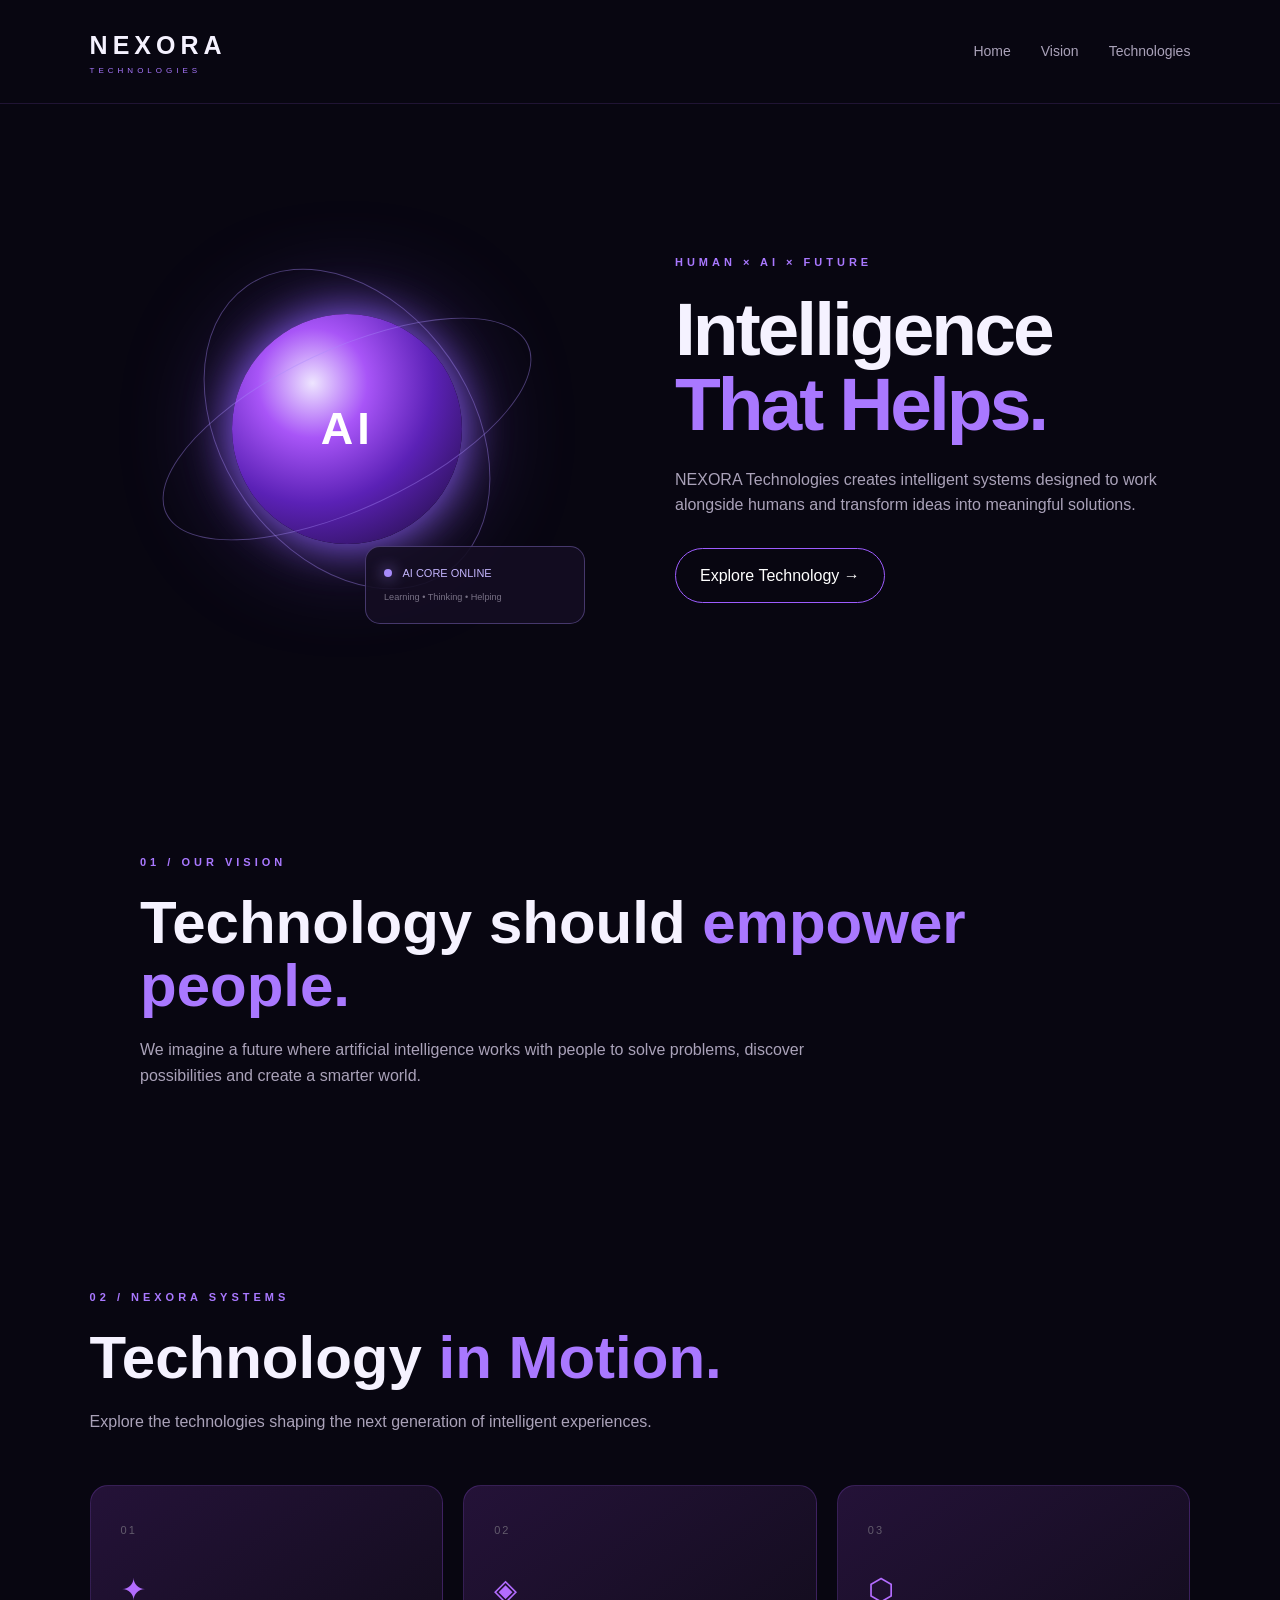
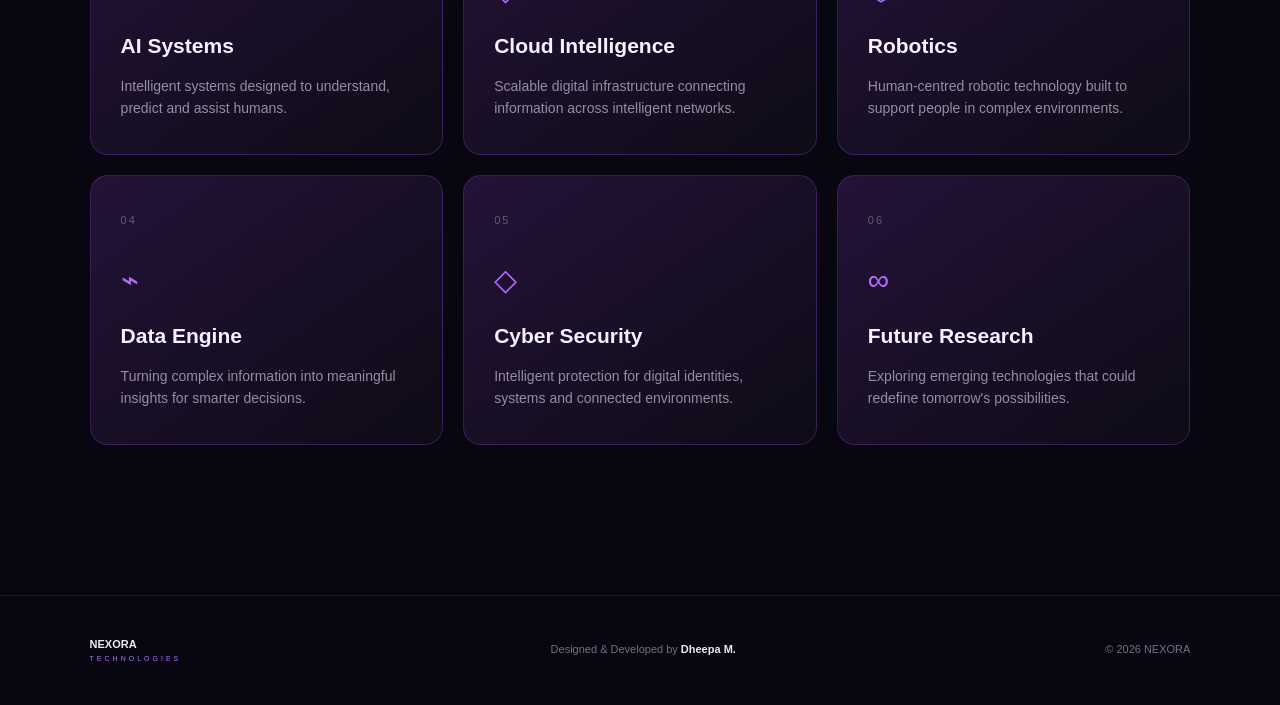
<file: Cognifyz_Internship/Task 3/index.html>
<!DOCTYPE html>
<html lang="en">
<head>
    <meta charset="UTF-8">
    <meta name="viewport" content="width=device-width, initial-scale=1.0">

    <title>NEXORA Technologies</title>

    <link rel="stylesheet" href="styles.css">
</head>

<body>

    <!-- Header -->
    <header class="header">

        <div class="logo">
            <h1>NEXORA</h1>
            <span>TECHNOLOGIES</span>
        </div>

        <nav>
            <a href="#home">Home</a>
            <a href="#vision">Vision</a>
            <a href="#technologies">Technologies</a>
        </nav>

    </header>


    <!-- Hero Section -->
    <section class="hero" id="home">

        <div class="hero-visual">

            <div class="ai-orb">
                <div class="core">AI</div>
            </div>

            <div class="orbit orbit-one"></div>
            <div class="orbit orbit-two"></div>

            <div class="status-card">
                <span class="status-dot"></span>
                AI CORE ONLINE
                <small>Learning • Thinking • Helping</small>
            </div>

        </div>


        <div class="hero-content">

            <p class="label">HUMAN × AI × FUTURE</p>

            <h2>
                Intelligence
                <span>That Helps.</span>
            </h2>

            <p>
                NEXORA Technologies creates intelligent systems
                designed to work alongside humans and transform
                ideas into meaningful solutions.
            </p>

            <a href="#technologies" class="button">
                Explore Technology →
            </a>

        </div>

    </section>


    <!-- Vision Section -->
    <section class="vision" id="vision">

        <p class="label">01 / OUR VISION</p>

        <h2>
            Technology should
            <span>empower people.</span>
        </h2>

        <p>
            We imagine a future where artificial intelligence
            works with people to solve problems, discover
            possibilities and create a smarter world.
        </p>

    </section>


    <!-- Technology Section -->
    <section class="technologies" id="technologies">

        <div class="heading">

            <p class="label">02 / NEXORA SYSTEMS</p>

            <h2>
                Technology
                <span>in Motion.</span>
            </h2>

            <p>
                Explore the technologies shaping the next
                generation of intelligent experiences.
            </p>

        </div>


        <div class="technology-grid">

            <div class="tech-card">
                <span class="number">01</span>
                <div class="icon">✦</div>

                <h3>AI Systems</h3>

                <p>
                    Intelligent systems designed to understand,
                    predict and assist humans.
                </p>
            </div>


            <div class="tech-card">
                <span class="number">02</span>
                <div class="icon">◈</div>

                <h3>Cloud Intelligence</h3>

                <p>
                    Scalable digital infrastructure connecting
                    information across intelligent networks.
                </p>
            </div>


            <div class="tech-card">
                <span class="number">03</span>
                <div class="icon">⬡</div>

                <h3>Robotics</h3>

                <p>
                    Human-centred robotic technology built to
                    support people in complex environments.
                </p>
            </div>


            <div class="tech-card">
                <span class="number">04</span>
                <div class="icon">⌁</div>

                <h3>Data Engine</h3>

                <p>
                    Turning complex information into meaningful
                    insights for smarter decisions.
                </p>
            </div>


            <div class="tech-card">
                <span class="number">05</span>
                <div class="icon">◇</div>

                <h3>Cyber Security</h3>

                <p>
                    Intelligent protection for digital identities,
                    systems and connected environments.
                </p>
            </div>


            <div class="tech-card">
                <span class="number">06</span>
                <div class="icon">∞</div>

                <h3>Future Research</h3>

                <p>
                    Exploring emerging technologies that could
                    redefine tomorrow's possibilities.
                </p>
            </div>

        </div>

    </section>


    <!-- Footer -->
    <footer>

        <div>
            <strong>NEXORA</strong>
            <small>TECHNOLOGIES</small>
        </div>

        <p>
            Designed & Developed by <strong>Dheepa M.</strong>
        </p>

        <p>
            © 2026 NEXORA
        </p>

    </footer>

</body>
</html>
</file>
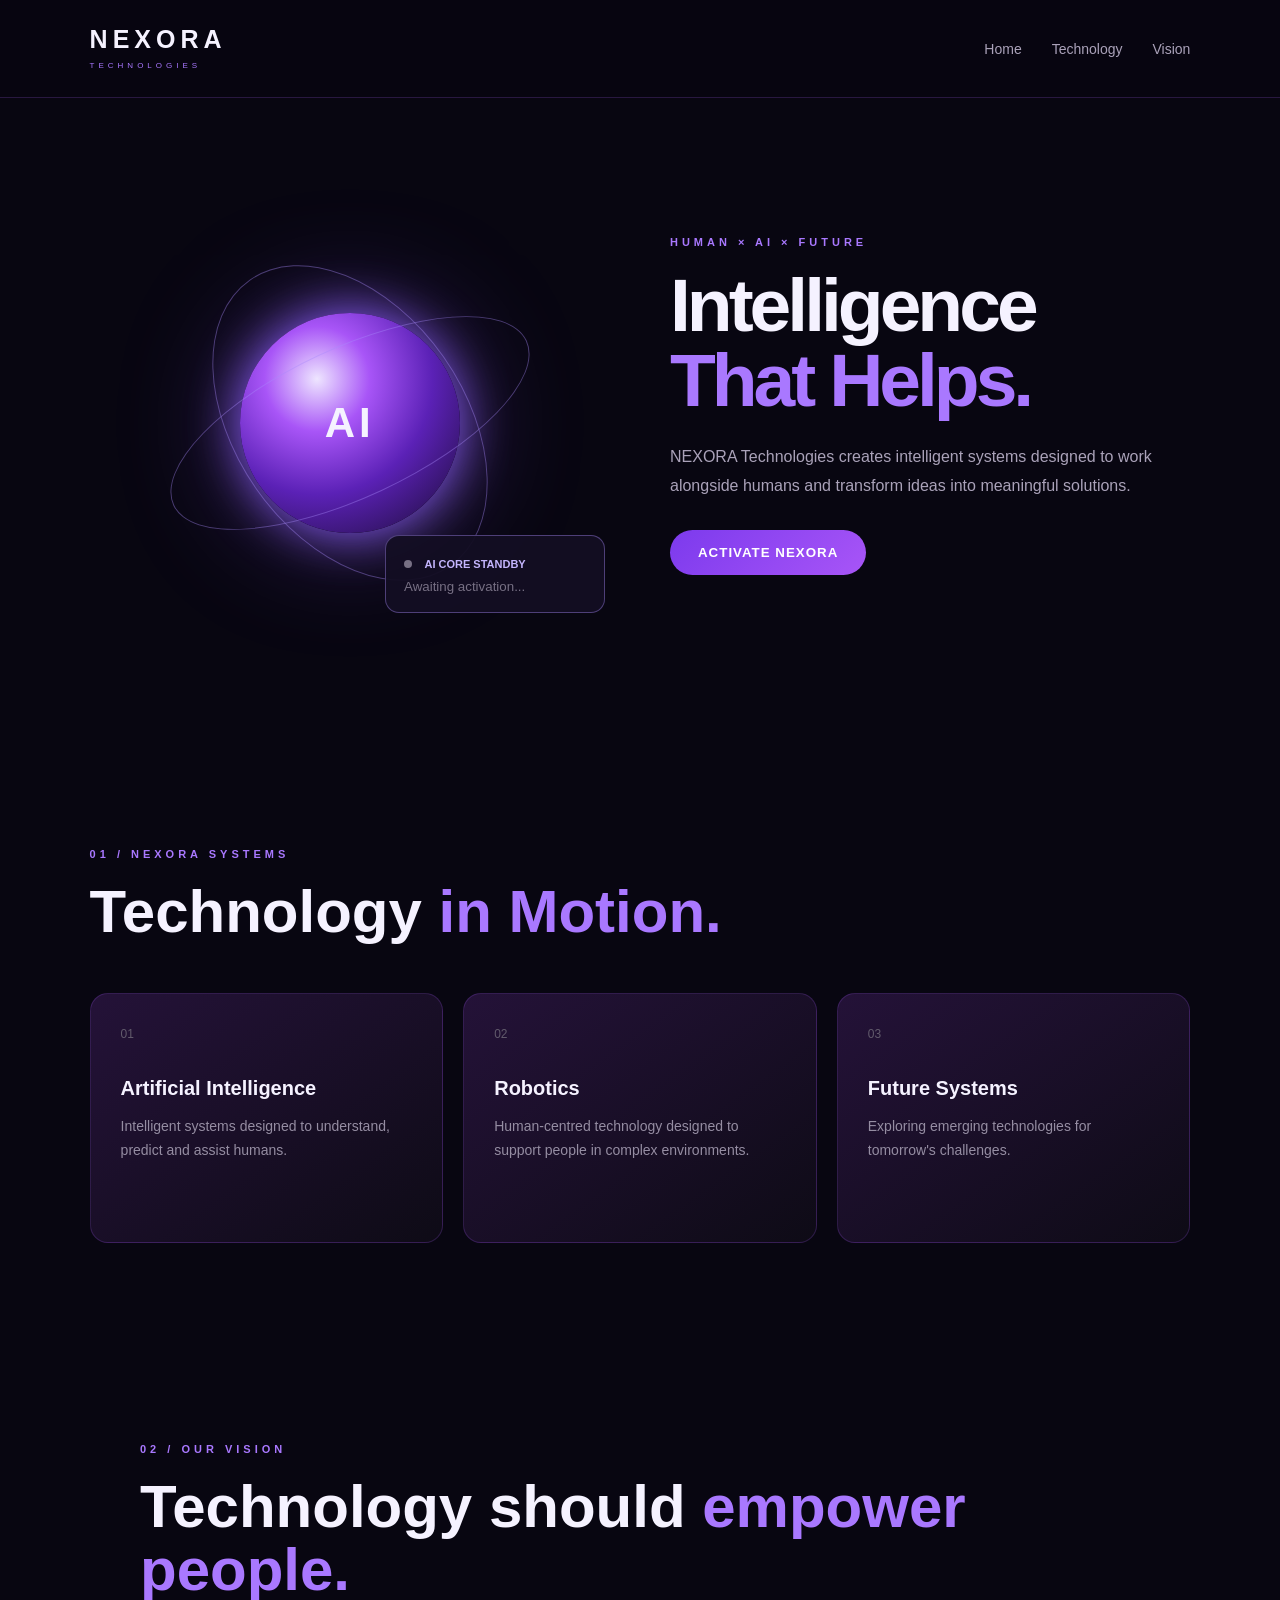
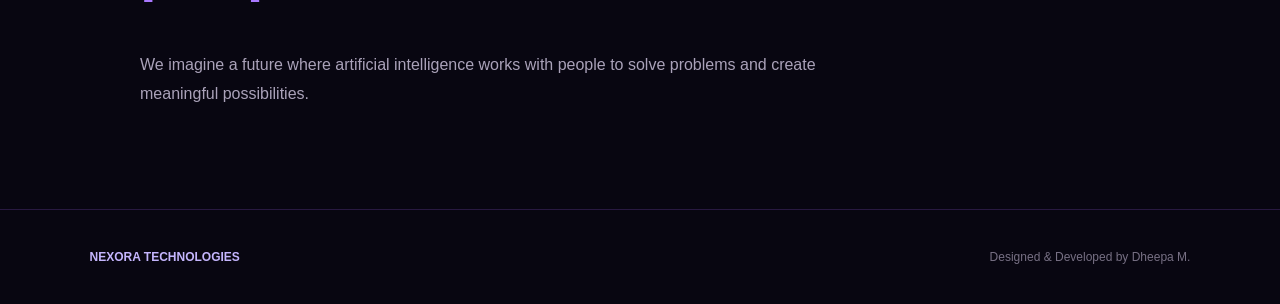
<file: Cognifyz_Internship/Task 4/index.html>
<!DOCTYPE html>
<html lang="en">

<head>
    <meta charset="UTF-8">
    <meta name="viewport" content="width=device-width, initial-scale=1.0">

    <title>NEXORA Technologies</title>

    <link rel="stylesheet" href="styles.css">
</head>

<body id="page">

    <!-- Header -->
    <header class="header">

        <div class="logo">
            <h1>NEXORA</h1>
            <span>TECHNOLOGIES</span>
        </div>

        <nav>
            <a href="#home">Home</a>
            <a href="#technology">Technology</a>
            <a href="#vision">Vision</a>
        </nav>

    </header>


    <!-- Hero -->
    <section class="hero" id="home">

        <div class="hero-visual">

            <div class="ai-orb">
                <span>AI</span>
            </div>

            <div class="orbit orbit-one"></div>
            <div class="orbit orbit-two"></div>

            <div class="status-card">
                <span class="dot"></span>
                <strong id="status">AI CORE STANDBY</strong>
                <small>Awaiting activation...</small>
            </div>

        </div>


        <div class="hero-content">

            <p class="label">HUMAN × AI × FUTURE</p>

            <h2>
                Intelligence
                <span>That Helps.</span>
            </h2>

            <p>
                NEXORA Technologies creates intelligent systems
                designed to work alongside humans and transform
                ideas into meaningful solutions.
            </p>

            <!-- TASK 4 INTERACTIVE BUTTON -->
            <button id="activateButton">
                ACTIVATE NEXORA
            </button>

            <p id="message"></p>

        </div>

    </section>


    <!-- Technology -->
    <section class="technology" id="technology">

        <p class="label">01 / NEXORA SYSTEMS</p>

        <h2>
            Technology
            <span>in Motion.</span>
        </h2>

        <div class="cards">

            <div class="card">
                <span>01</span>
                <h3>Artificial Intelligence</h3>
                <p>
                    Intelligent systems designed to understand,
                    predict and assist humans.
                </p>
            </div>

            <div class="card">
                <span>02</span>
                <h3>Robotics</h3>
                <p>
                    Human-centred technology designed to support
                    people in complex environments.
                </p>
            </div>

            <div class="card">
                <span>03</span>
                <h3>Future Systems</h3>
                <p>
                    Exploring emerging technologies for tomorrow's
                    challenges.
                </p>
            </div>

        </div>

    </section>


    <!-- Vision -->
    <section class="vision" id="vision">

        <p class="label">02 / OUR VISION</p>

        <h2>
            Technology should
            <span>empower people.</span>
        </h2>

        <p>
            We imagine a future where artificial intelligence
            works with people to solve problems and create
            meaningful possibilities.
        </p>

    </section>


    <footer>

        <strong>NEXORA TECHNOLOGIES</strong>

        <p>
            Designed & Developed by Dheepa M.
        </p>

    </footer>


    <!-- JavaScript -->
    <script src="script.js"></script>

</body>

</html>
</file>
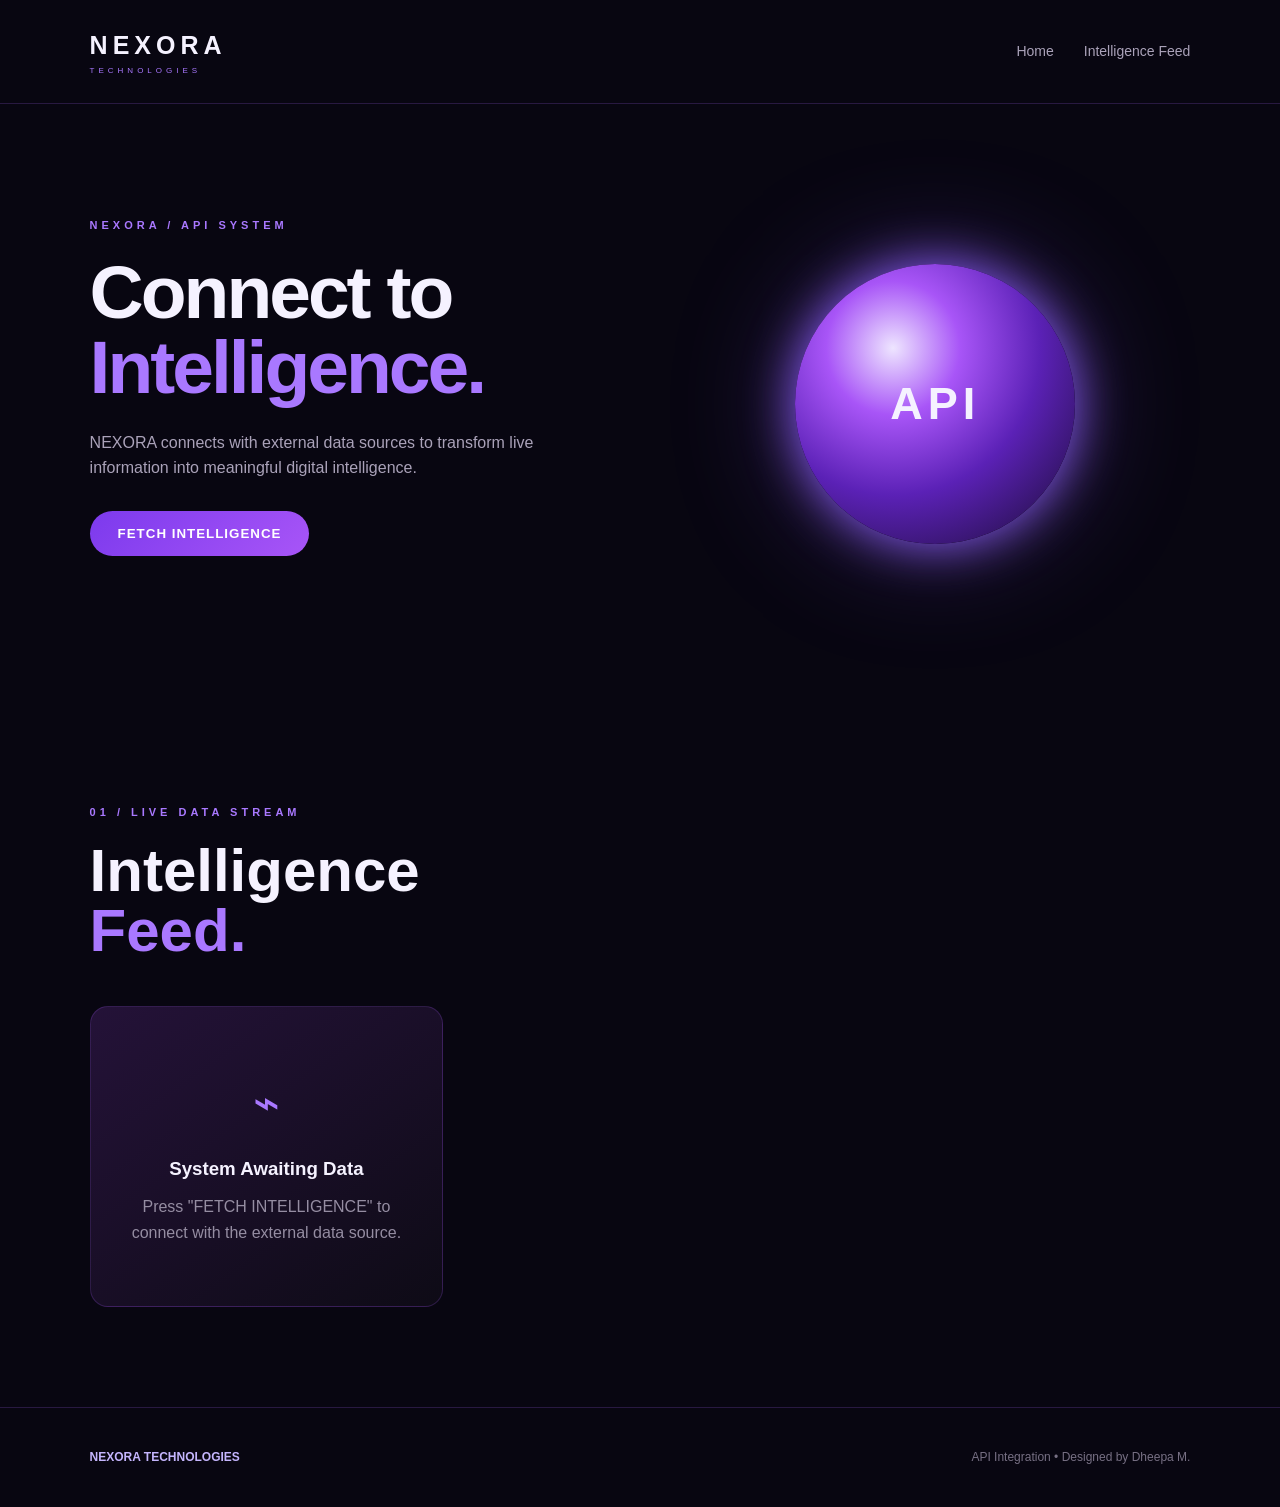
<file: Cognifyz_Internship/Task 5/index.html>
<!DOCTYPE html>
<html lang="en">

<head>
    <meta charset="UTF-8">
    <meta name="viewport" content="width=device-width, initial-scale=1.0">

    <title>NEXORA | Intelligence Feed</title>

    <link rel="stylesheet" href="styles.css">
</head>

<body>

    <!-- HEADER -->
    <header class="header">

        <div class="logo">
            <h1>NEXORA</h1>
            <span>TECHNOLOGIES</span>
        </div>

        <nav>
            <a href="#home">Home</a>
            <a href="#feed">Intelligence Feed</a>
        </nav>

    </header>


    <!-- HERO -->
    <section class="hero" id="home">

        <div class="hero-content">

            <p class="label">NEXORA / API SYSTEM</p>

            <h2>
                Connect to
                <span>Intelligence.</span>
            </h2>

            <p>
                NEXORA connects with external data sources to
                transform live information into meaningful
                digital intelligence.
            </p>

            <button id="fetchButton">
                FETCH INTELLIGENCE
            </button>

            <p id="loading"></p>

        </div>

        <div class="ai-orb">
            <div class="core">API</div>
        </div>

    </section>


    <!-- API DATA -->
    <section class="feed" id="feed">

        <p class="label">01 / LIVE DATA STREAM</p>

        <h2>
            Intelligence
            <span>Feed.</span>
        </h2>

        <div id="dataContainer" class="data-container">

            <div class="empty-state">
                <div class="empty-icon">⌁</div>

                <h3>System Awaiting Data</h3>

                <p>
                    Press "FETCH INTELLIGENCE" to connect
                    with the external data source.
                </p>
            </div>

        </div>

    </section>


    <!-- FOOTER -->
    <footer>

        <strong>NEXORA TECHNOLOGIES</strong>

        <p>
            API Integration • Designed by Dheepa M.
        </p>

    </footer>


    <script src="script.js"></script>

</body>

</html>
</file>
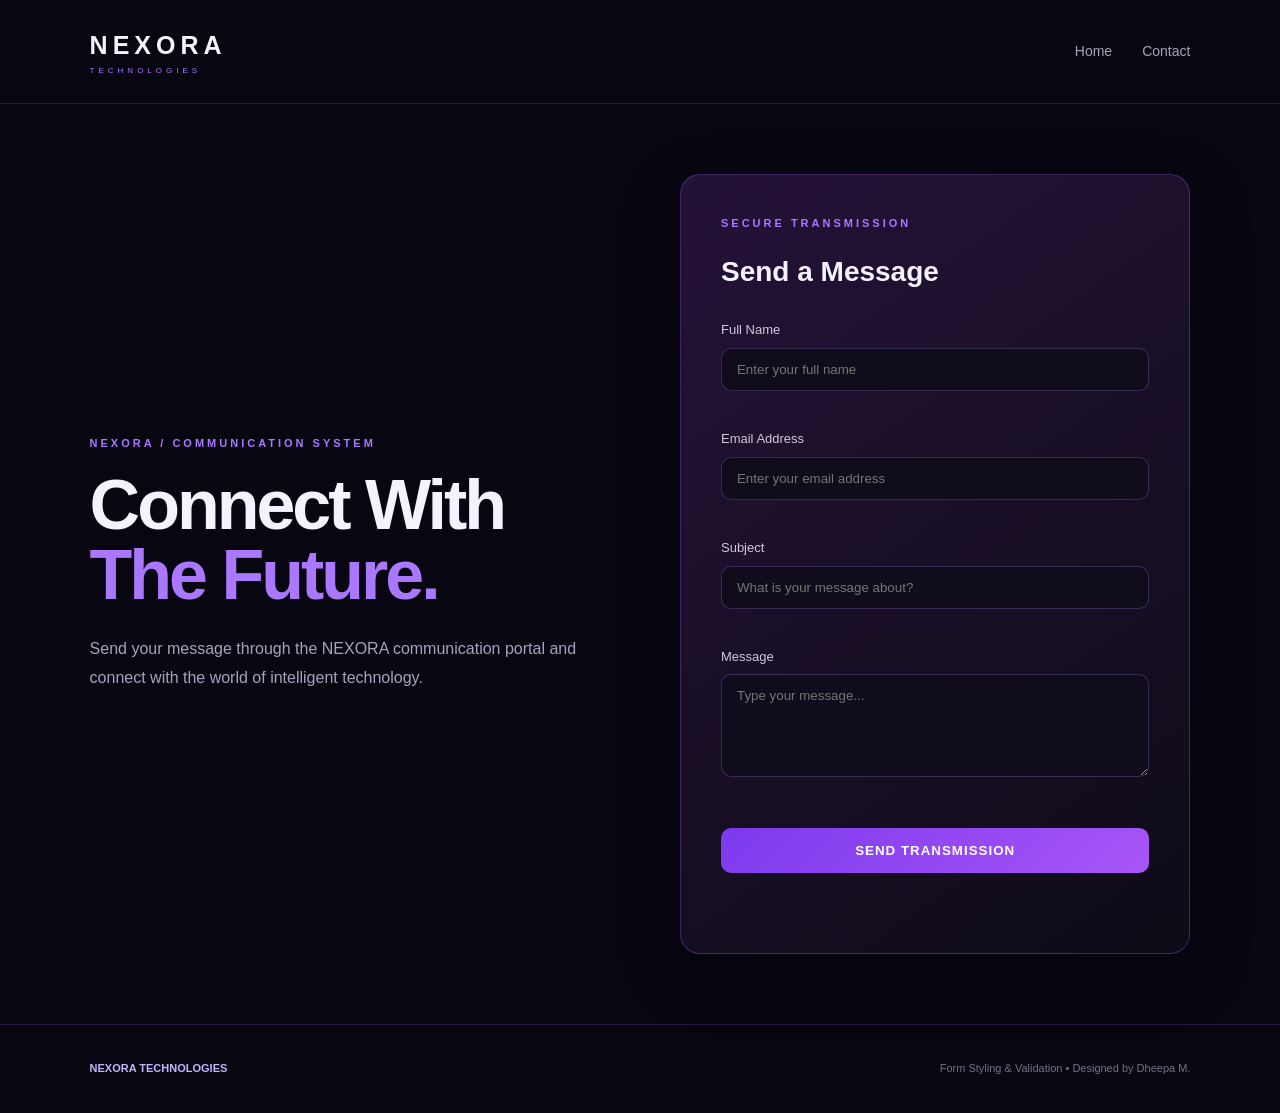
<file: Cognifyz_Internship/Task 6/index.html>
<!DOCTYPE html>
<html lang="en">
<head>
    <meta charset="UTF-8">
    <meta name="viewport" content="width=device-width, initial-scale=1.0">

    <title>NEXORA | Contact Portal</title>

    <link rel="stylesheet" href="styles.css">
</head>

<body>

    <!-- Header -->
    <header class="header">
        <div class="logo">
            <h1>NEXORA</h1>
            <span>TECHNOLOGIES</span>
        </div>

        <nav>
            <a href="#home">Home</a>
            <a href="#contact">Contact</a>
        </nav>
    </header>


    <!-- Main Section -->
    <main id="home">

        <section class="hero">

            <div class="hero-content">
                <p class="label">NEXORA / COMMUNICATION SYSTEM</p>

                <h2>
                    Connect With
                    <span>The Future.</span>
                </h2>

                <p>
                    Send your message through the NEXORA communication
                    portal and connect with the world of intelligent
                    technology.
                </p>
            </div>


            <!-- Contact Form -->
            <div class="form-box" id="contact">

                <p class="form-label">SECURE TRANSMISSION</p>

                <h3>Send a Message</h3>

                <form id="contactForm" novalidate>

                    <!-- Name -->
                    <div class="input-group">
                        <label for="name">Full Name</label>

                        <input
                            type="text"
                            id="name"
                            placeholder="Enter your full name"
                        >

                        <small class="error" id="nameError"></small>
                    </div>


                    <!-- Email -->
                    <div class="input-group">
                        <label for="email">Email Address</label>

                        <input
                            type="text"
                            id="email"
                            placeholder="Enter your email address"
                        >

                        <small class="error" id="emailError"></small>
                    </div>


                    <!-- Subject -->
                    <div class="input-group">
                        <label for="subject">Subject</label>

                        <input
                            type="text"
                            id="subject"
                            placeholder="What is your message about?"
                        >

                        <small class="error" id="subjectError"></small>
                    </div>


                    <!-- Message -->
                    <div class="input-group">
                        <label for="message">Message</label>

                        <textarea
                            id="message"
                            rows="5"
                            placeholder="Type your message..."
                        ></textarea>

                        <small class="error" id="messageError"></small>
                    </div>


                    <!-- Submit Button -->
                    <button type="submit" id="submitButton">
                        SEND TRANSMISSION
                    </button>

                    <!-- Success Message -->
                    <p id="successMessage"></p>

                </form>

            </div>

        </section>

    </main>


    <!-- Footer -->
    <footer>
        <strong>NEXORA TECHNOLOGIES</strong>

        <p>
            Form Styling & Validation • Designed by Dheepa M.
        </p>
    </footer>


    <script src="script.js"></script>

</body>
</html>
</file>
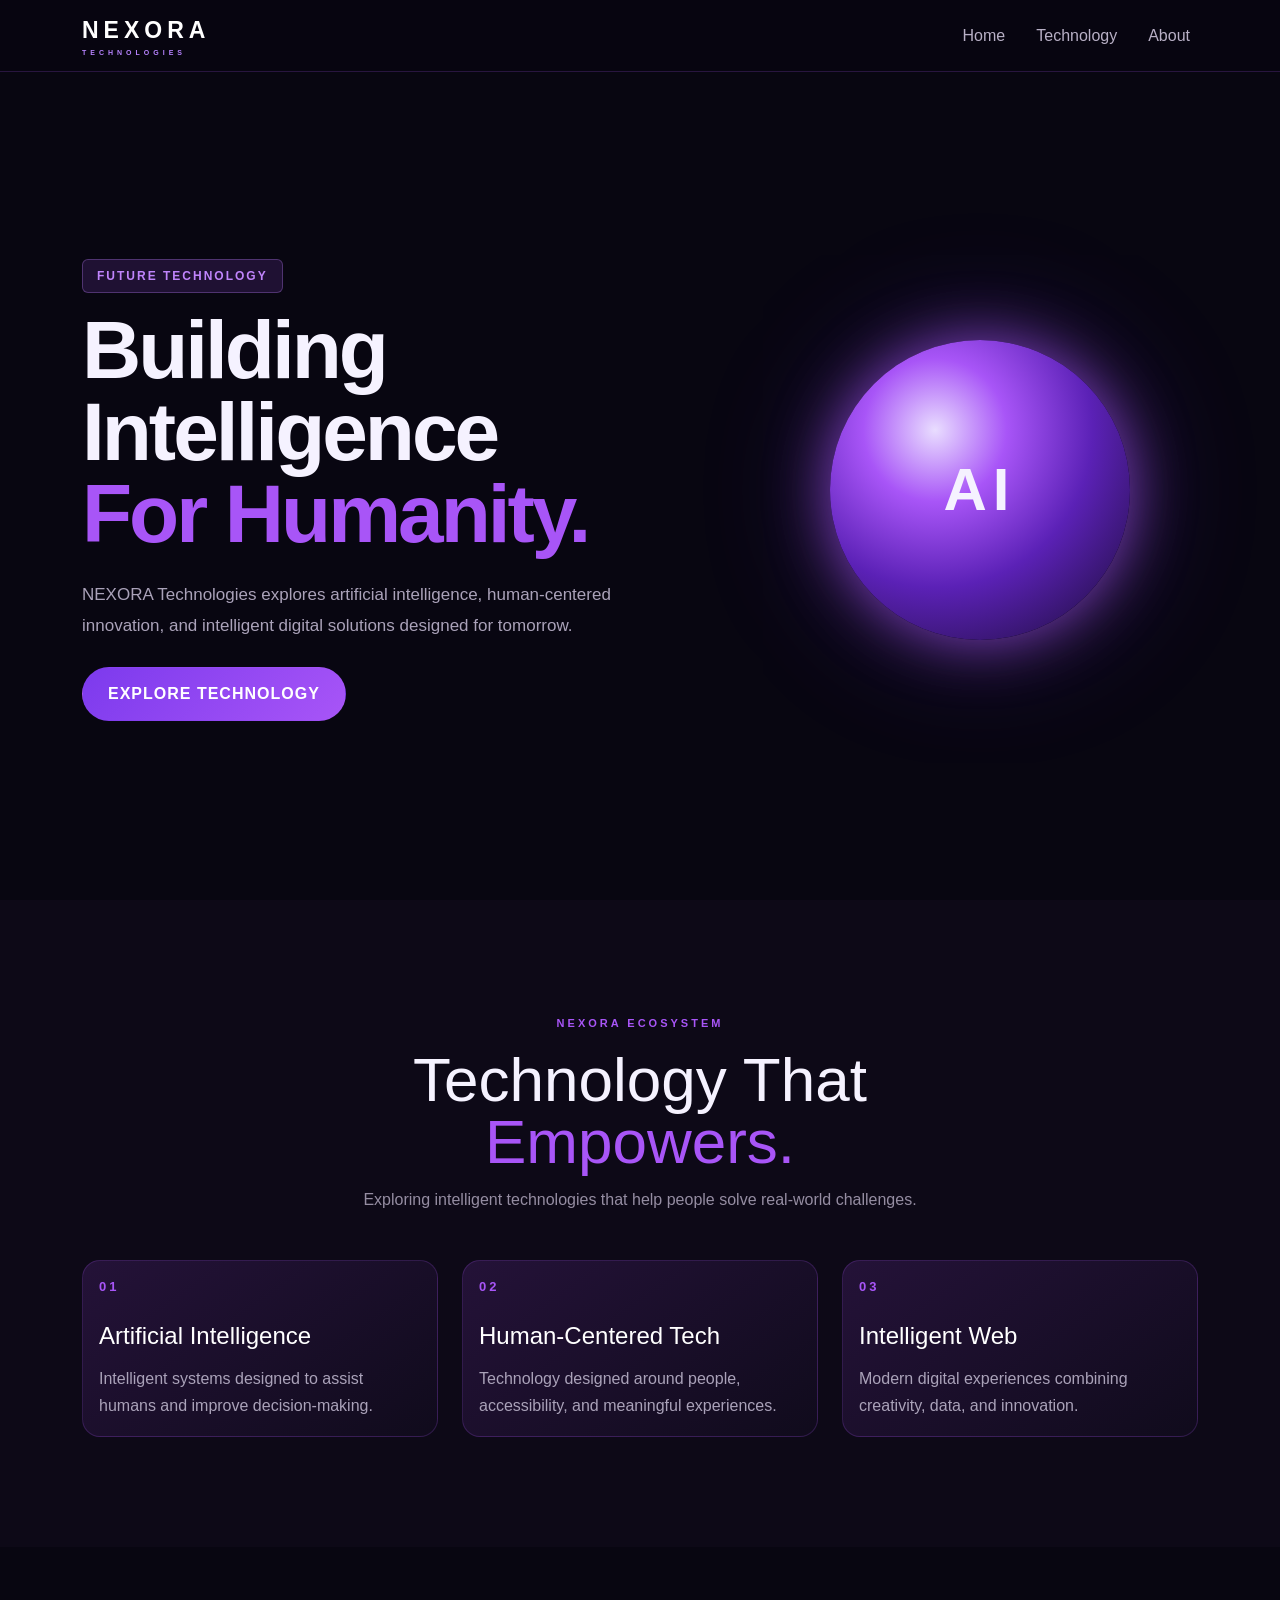
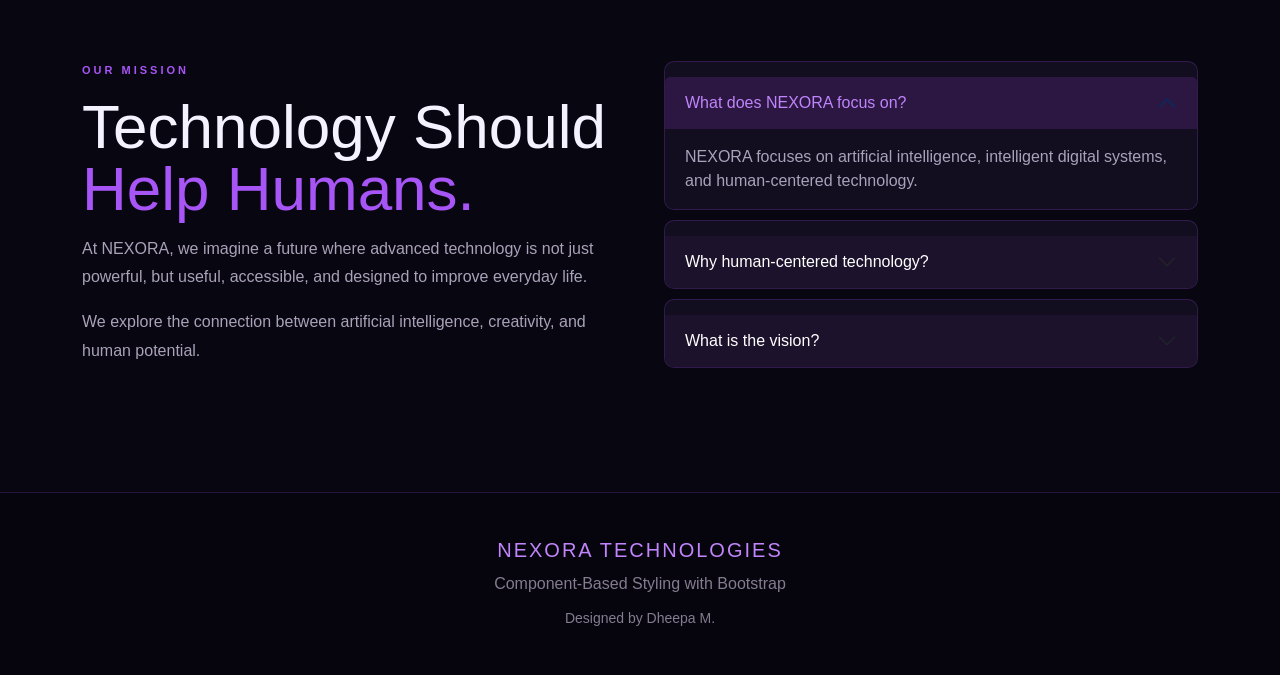
<file: Cognifyz_Internship/Task 7/index.html>
<!DOCTYPE html>
<html lang="en">

<head>
    <meta charset="UTF-8">
    <meta name="viewport" content="width=device-width, initial-scale=1.0">

    <title>NEXORA Technologies</title>

    <!-- Bootstrap CSS -->
    <link href="https://cdn.jsdelivr.net/npm/bootstrap@5.3.3/dist/css/bootstrap.min.css"
          rel="stylesheet">

    <!-- Custom CSS -->
    <link rel="stylesheet" href="styles.css">
</head>

<body>

    <!-- NAVBAR -->
    <nav class="navbar navbar-expand-lg navbar-dark fixed-top custom-navbar">
        <div class="container">

            <a class="navbar-brand logo" href="#">
                NEXORA
                <span>TECHNOLOGIES</span>
            </a>

            <button class="navbar-toggler"
                    type="button"
                    data-bs-toggle="collapse"
                    data-bs-target="#navbarMenu">

                <span class="navbar-toggler-icon"></span>
            </button>

            <div class="collapse navbar-collapse"
                 id="navbarMenu">

                <ul class="navbar-nav ms-auto">

                    <li class="nav-item">
                        <a class="nav-link" href="#home">Home</a>
                    </li>

                    <li class="nav-item">
                        <a class="nav-link" href="#technology">Technology</a>
                    </li>

                    <li class="nav-item">
                        <a class="nav-link" href="#about">About</a>
                    </li>

                </ul>

            </div>

        </div>
    </nav>


    <!-- HERO SECTION -->
    <section class="hero d-flex align-items-center"
             id="home">

        <div class="container">

            <div class="row align-items-center g-5">

                <div class="col-lg-7">

                    <span class="badge futuristic-badge mb-3">
                        FUTURE TECHNOLOGY
                    </span>

                    <h1>
                        Building Intelligence
                        <span>For Humanity.</span>
                    </h1>

                    <p class="hero-text">
                        NEXORA Technologies explores artificial intelligence,
                        human-centered innovation, and intelligent digital
                        solutions designed for tomorrow.
                    </p>

                    <a href="#technology"
                       class="btn futuristic-button">
                        EXPLORE TECHNOLOGY
                    </a>

                </div>


                <!-- AI VISUAL -->
                <div class="col-lg-5 text-center">

                    <div class="ai-circle">

                        <div class="ai-core">
                            AI
                        </div>

                    </div>

                </div>

            </div>

        </div>
    </section>


    <!-- TECHNOLOGY SECTION -->
    <section class="technology-section"
             id="technology">

        <div class="container">

            <div class="text-center mb-5">

                <span class="section-label">
                    NEXORA ECOSYSTEM
                </span>

                <h2>
                    Technology That
                    <span>Empowers.</span>
                </h2>

                <p class="section-description">
                    Exploring intelligent technologies that help people
                    solve real-world challenges.
                </p>

            </div>


            <!-- BOOTSTRAP CARDS -->
            <div class="row g-4">

                <div class="col-md-6 col-lg-4">

                    <div class="card tech-card h-100">

                        <div class="card-body">

                            <div class="tech-number">
                                01
                            </div>

                            <h4 class="card-title">
                                Artificial Intelligence
                            </h4>

                            <p class="card-text">
                                Intelligent systems designed to assist
                                humans and improve decision-making.
                            </p>

                        </div>

                    </div>

                </div>


                <div class="col-md-6 col-lg-4">

                    <div class="card tech-card h-100">

                        <div class="card-body">

                            <div class="tech-number">
                                02
                            </div>

                            <h4 class="card-title">
                                Human-Centered Tech
                            </h4>

                            <p class="card-text">
                                Technology designed around people,
                                accessibility, and meaningful experiences.
                            </p>

                        </div>

                    </div>

                </div>


                <div class="col-md-6 col-lg-4">

                    <div class="card tech-card h-100">

                        <div class="card-body">

                            <div class="tech-number">
                                03
                            </div>

                            <h4 class="card-title">
                                Intelligent Web
                            </h4>

                            <p class="card-text">
                                Modern digital experiences combining
                                creativity, data, and innovation.
                            </p>

                        </div>

                    </div>

                </div>

            </div>

        </div>
    </section>


    <!-- ABOUT SECTION -->
    <section class="about-section"
             id="about">

        <div class="container">

            <div class="row align-items-center g-5">

                <div class="col-lg-6">

                    <span class="section-label">
                        OUR MISSION
                    </span>

                    <h2>
                        Technology Should
                        <span>Help Humans.</span>
                    </h2>

                    <p>
                        At NEXORA, we imagine a future where advanced
                        technology is not just powerful, but useful,
                        accessible, and designed to improve everyday life.
                    </p>

                    <p>
                        We explore the connection between artificial
                        intelligence, creativity, and human potential.
                    </p>

                </div>


                <!-- BOOTSTRAP ACCORDION -->
                <div class="col-lg-6">

                    <div class="accordion custom-accordion"
                         id="nexoraAccordion">

                        <div class="accordion-item">

                            <h2 class="accordion-header">

                                <button class="accordion-button"
                                        type="button"
                                        data-bs-toggle="collapse"
                                        data-bs-target="#itemOne">

                                    What does NEXORA focus on?

                                </button>

                            </h2>

                            <div id="itemOne"
                                 class="accordion-collapse collapse show">

                                <div class="accordion-body">

                                    NEXORA focuses on artificial intelligence,
                                    intelligent digital systems, and
                                    human-centered technology.

                                </div>

                            </div>

                        </div>


                        <div class="accordion-item">

                            <h2 class="accordion-header">

                                <button class="accordion-button collapsed"
                                        type="button"
                                        data-bs-toggle="collapse"
                                        data-bs-target="#itemTwo">

                                    Why human-centered technology?

                                </button>

                            </h2>

                            <div id="itemTwo"
                                 class="accordion-collapse collapse">

                                <div class="accordion-body">

                                    Technology becomes more meaningful when
                                    it is designed to solve real problems
                                    and support people.

                                </div>

                            </div>

                        </div>


                        <div class="accordion-item">

                            <h2 class="accordion-header">

                                <button class="accordion-button collapsed"
                                        type="button"
                                        data-bs-toggle="collapse"
                                        data-bs-target="#itemThree">

                                    What is the vision?

                                </button>

                            </h2>

                            <div id="itemThree"
                                 class="accordion-collapse collapse">

                                <div class="accordion-body">

                                    To build a future where intelligence
                                    and technology empower human potential.

                                </div>

                            </div>

                        </div>

                    </div>

                </div>

            </div>

        </div>
    </section>


    <!-- FOOTER -->
    <footer>

        <div class="container text-center">

            <h5>NEXORA TECHNOLOGIES</h5>

            <p>
                Component-Based Styling with Bootstrap
            </p>

            <small>
                Designed by Dheepa M.
            </small>

        </div>

    </footer>


    <!-- Bootstrap JavaScript -->
    <script src="https://cdn.jsdelivr.net/npm/bootstrap@5.3.3/dist/js/bootstrap.bundle.min.js"></script>

</body>

</html>
</file>
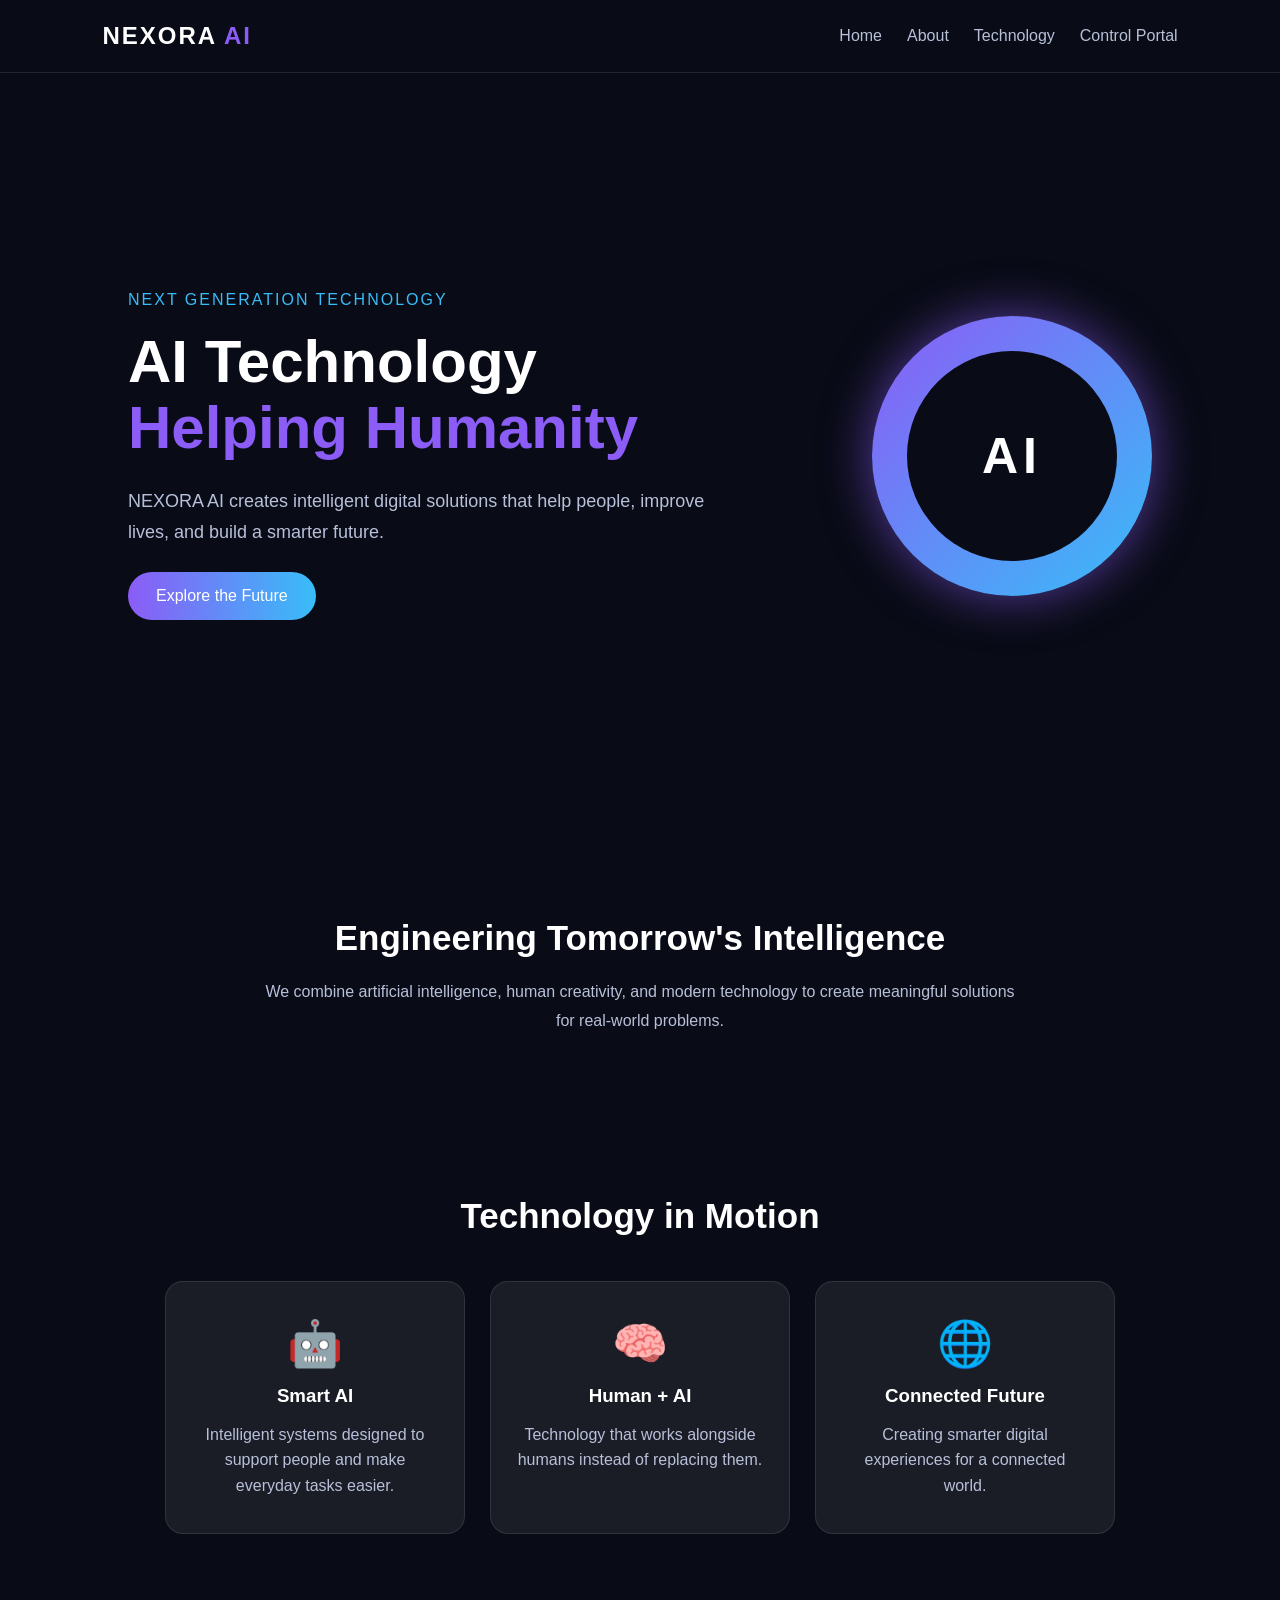
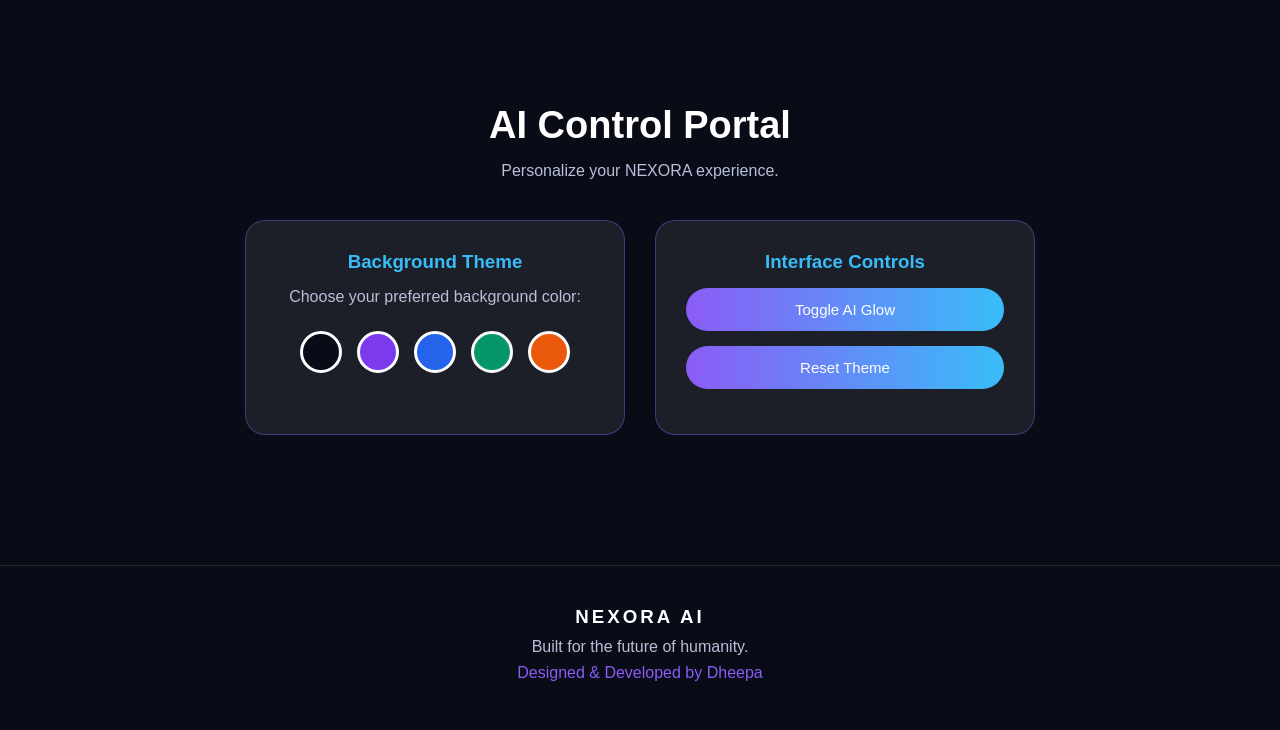
<file: Cognifyz_Internship/Task 8/index.html>
<!DOCTYPE html>
<html lang="en">
<head>
    <meta charset="UTF-8">
    <meta name="viewport" content="width=device-width, initial-scale=1.0">

    <title>NEXORA AI | Future Technology</title>

    <link rel="stylesheet" href="styles.css">
</head>

<body>

    <!-- Navigation -->
    <nav class="navbar">
        <div class="logo">
            NEXORA <span>AI</span>
        </div>

        <div class="nav-links">
            <a href="#home">Home</a>
            <a href="#about">About</a>
            <a href="#technology">Technology</a>
            <a href="#portal">Control Portal</a>
        </div>
    </nav>


    <!-- Hero Section -->
    <section class="hero" id="home">

        <div class="hero-content">
            <p class="tag">NEXT GENERATION TECHNOLOGY</p>

            <h1>
                AI Technology <br>
                <span>Helping Humanity</span>
            </h1>

            <p class="hero-text">
                NEXORA AI creates intelligent digital solutions that help
                people, improve lives, and build a smarter future.
            </p>

            <button id="exploreBtn">
                Explore the Future
            </button>
        </div>

        <div class="ai-circle">
            <div class="inner-circle">
                AI
            </div>
        </div>

    </section>


    <!-- About -->
    <section class="about" id="about">

        <h2>Engineering Tomorrow's Intelligence</h2>

        <p>
            We combine artificial intelligence, human creativity,
            and modern technology to create meaningful solutions
            for real-world problems.
        </p>

    </section>


    <!-- Technology Cards -->
    <section class="technology" id="technology">

        <h2>Technology in Motion</h2>

        <div class="card-container">

            <div class="tech-card">
                <div class="icon">🤖</div>
                <h3>Smart AI</h3>
                <p>
                    Intelligent systems designed to support people
                    and make everyday tasks easier.
                </p>
            </div>

            <div class="tech-card">
                <div class="icon">🧠</div>
                <h3>Human + AI</h3>
                <p>
                    Technology that works alongside humans instead
                    of replacing them.
                </p>
            </div>

            <div class="tech-card">
                <div class="icon">🌐</div>
                <h3>Connected Future</h3>
                <p>
                    Creating smarter digital experiences for a
                    connected world.
                </p>
            </div>

        </div>

    </section>


    <!-- CONTROL PORTAL -->
    <section class="portal-section" id="portal">

        <h2>AI Control Portal</h2>

        <p class="portal-description">
            Personalize your NEXORA experience.
        </p>

        <div class="control-portal">

            <div class="control-box">

                <h3>Background Theme</h3>

                <p>Choose your preferred background color:</p>

                <div class="color-options">

                    <button
                        class="color-btn dark"
                        data-color="#090b16"
                        title="Dark">
                    </button>

                    <button
                        class="color-btn purple"
                        data-color="#24113f"
                        title="Purple">
                    </button>

                    <button
                        class="color-btn blue"
                        data-color="#081f3d"
                        title="Blue">
                    </button>

                    <button
                        class="color-btn green"
                        data-color="#0b3027"
                        title="Green">
                    </button>

                    <button
                        class="color-btn orange"
                        data-color="#3b1f0b"
                        title="Orange">
                    </button>

                </div>

            </div>


            <div class="control-box">

                <h3>Interface Controls</h3>

                <button class="portal-btn" id="toggleGlow">
                    Toggle AI Glow
                </button>

                <button class="portal-btn" id="resetTheme">
                    Reset Theme
                </button>

            </div>

        </div>

    </section>


    <!-- Footer -->
    <footer>

        <h3>NEXORA AI</h3>

        <p>
            Built for the future of humanity.
        </p>

        <p class="developer">
            Designed & Developed by Dheepa
        </p>

    </footer>


    <script src="script.js"></script>

</body>
</html>
</file>
<file: Cognifyz_Internship/Task 3/styles.css>
/* ================================
   NEXORA TECHNOLOGIES
   RESPONSIVE DESIGN
   ================================ */


/* ---------- Basic Reset ---------- */

* {
    margin: 0;
    padding: 0;
    box-sizing: border-box;
}

html {
    scroll-behavior: smooth;
}

body {
    font-family: Arial, Helvetica, sans-serif;
    background: #080611;
    color: #f5f2ff;
    line-height: 1.6;
}


/* ---------- Header ---------- */

.header {
    width: 100%;
    padding: 25px 7%;

    display: flex;
    justify-content: space-between;
    align-items: center;

    background: #080611;

    border-bottom: 1px solid rgba(170, 100, 255, 0.15);

    position: sticky;
    top: 0;
    z-index: 100;
}

.logo h1 {
    font-size: 25px;
    letter-spacing: 5px;
}

.logo span {
    display: block;
    color: #a978ff;
    font-size: 8px;
    letter-spacing: 4px;
}

nav {
    display: flex;
    gap: 30px;
}

nav a {
    color: #aaa2b9;
    text-decoration: none;
    font-size: 14px;

    transition: 0.3s;
}

nav a:hover {
    color: #b66cff;
}


/* ---------- Hero ---------- */

.hero {
    width: 86%;
    max-width: 1250px;

    min-height: 650px;

    margin: auto;

    display: grid;
    grid-template-columns: 1fr 1fr;

    align-items: center;
    gap: 70px;
}


/* ---------- Futuristic AI Visual ---------- */

.hero-visual {
    height: 480px;

    position: relative;

    display: flex;
    justify-content: center;
    align-items: center;
}

.ai-orb {
    width: 230px;
    height: 230px;

    border-radius: 50%;

    display: flex;
    justify-content: center;
    align-items: center;

    background:
        radial-gradient(
            circle at 35% 30%,
            #eee5ff,
            #a855f7 25%,
            #5b21b6 55%,
            #170b2d
        );

    box-shadow:
        0 0 45px #8b5cf6,
        0 0 110px rgba(139, 92, 246, 0.4);

    animation: floating 4s ease-in-out infinite;
}

.core {
    font-size: 45px;
    font-weight: bold;
    color: white;
    letter-spacing: 4px;
}


/* ---------- Orbit ---------- */

.orbit {
    position: absolute;

    border: 1px solid rgba(167, 139, 250, 0.4);

    border-radius: 50%;
}

.orbit-one {
    width: 400px;
    height: 160px;

    transform: rotate(-25deg);
}

.orbit-two {
    width: 350px;
    height: 250px;

    transform: rotate(55deg);
}


/* ---------- AI Status ---------- */

.status-card {
    position: absolute;

    bottom: 45px;
    right: 20px;

    width: 220px;

    padding: 18px;

    background: rgba(20, 14, 35, 0.9);

    border: 1px solid rgba(167, 139, 250, 0.35);

    border-radius: 15px;

    color: #c4b5fd;

    font-size: 11px;
}

.status-dot {
    display: inline-block;

    width: 8px;
    height: 8px;

    margin-right: 8px;

    background: #a78bfa;

    border-radius: 50%;

    box-shadow: 0 0 15px #a78bfa;
}

.status-card small {
    display: block;

    margin-top: 8px;

    color: #777084;
}


/* ---------- Hero Content ---------- */

.label {
    color: #a978ff;

    font-size: 11px;

    font-weight: bold;

    letter-spacing: 4px;

    margin-bottom: 20px;
}

.hero-content h2 {
    font-size: clamp(45px, 6vw, 75px);

    line-height: 1;

    letter-spacing: -3px;

    margin-bottom: 25px;
}

.hero-content h2 span {
    display: block;

    color: #a978ff;
}

.hero-content > p:not(.label) {
    max-width: 600px;

    color: #aaa2b9;

    font-size: 16px;

    margin-bottom: 30px;
}


/* ---------- Button ---------- */

.button {
    display: inline-block;

    padding: 14px 24px;

    color: white;

    text-decoration: none;

    border: 1px solid #9d5cff;

    border-radius: 30px;

    transition: 0.3s;
}

.button:hover {
    background: #8d4cff;

    box-shadow:
        0 0 30px rgba(157, 92, 255, 0.3);

    transform: translateY(-3px);
}


/* ---------- Vision ---------- */

.vision {
    width: 86%;
    max-width: 1000px;

    margin: auto;

    padding: 100px 0;
}

.vision h2,
.heading h2 {
    font-size: clamp(35px, 5vw, 60px);

    line-height: 1.05;

    margin-bottom: 20px;
}

.vision h2 span,
.heading h2 span {
    color: #a978ff;
}

.vision > p:last-child {
    max-width: 750px;

    color: #aaa2b9;

    font-size: 16px;
}


/* ---------- Technologies ---------- */

.technologies {
    width: 86%;
    max-width: 1250px;

    margin: auto;

    padding: 100px 0;
}

.heading {
    margin-bottom: 50px;
}

.heading > p:last-child {
    color: #aaa2b9;
}


/* ---------- Technology Grid ---------- */

.technology-grid {
    display: grid;

    grid-template-columns: repeat(3, 1fr);

    gap: 20px;
}


/* ---------- Cards ---------- */

.tech-card {
    position: relative;

    min-height: 270px;

    padding: 30px;

    background:
        linear-gradient(
            145deg,
            #241238,
            #0e0b16
        );

    border: 1px solid rgba(165, 92, 255, 0.22);

    border-radius: 18px;

    overflow: hidden;

    transition: 0.35s;
}

.tech-card:hover {
    transform: translateY(-8px);

    border-color: rgba(180, 105, 255, 0.7);

    box-shadow:
        0 20px 50px rgba(103, 40, 180, 0.2);
}

.number {
    color: #625b6c;

    font-size: 11px;

    letter-spacing: 2px;
}

.icon {
    margin-top: 25px;

    color: #b36cff;

    font-size: 30px;
}

.tech-card h3 {
    margin-top: 15px;
    margin-bottom: 12px;

    font-size: 21px;
}

.tech-card p {
    color: #958da2;

    font-size: 14px;
}


/* ---------- Footer ---------- */

footer {
    margin-top: 50px;

    padding: 40px 7%;

    border-top: 1px solid rgba(170, 100, 255, 0.15);

    display: flex;
    justify-content: space-between;
    align-items: center;

    gap: 20px;

    color: #777080;

    font-size: 11px;
}

footer strong {
    color: #eee8f7;
}

footer small {
    display: block;

    color: #a978ff;

    font-size: 7px;

    letter-spacing: 3px;
}


/* ---------- Animation ---------- */

@keyframes floating {

    0% {
        transform: translateY(0);
    }

    50% {
        transform: translateY(-18px);
    }

    100% {
        transform: translateY(0);
    }
}


/* =================================
   TABLET
   ================================= */

@media (max-width: 900px) {

    .hero {
        width: 90%;

        grid-template-columns: 1fr;

        gap: 20px;

        padding: 70px 0;
    }

    .hero-visual {
        order: -1;

        height: 400px;
    }

    .hero-content {
        text-align: center;
    }

    .hero-content > p:not(.label) {
        margin-left: auto;
        margin-right: auto;
    }

    .technology-grid {
        grid-template-columns: repeat(2, 1fr);
    }

    .vision,
    .technologies {
        width: 90%;
    }

    footer {
        flex-direction: column;
        align-items: flex-start;
    }
}


/* =================================
   MOBILE
   ================================= */

@media (max-width: 600px) {

    .header {
        padding: 20px 5%;
    }

    nav {
        display: none;
    }

    .hero {
        width: 90%;

        padding: 50px 0;
    }

    .hero-visual {
        height: 300px;
    }

    .ai-orb {
        width: 160px;
        height: 160px;
    }

    .core {
        font-size: 30px;
    }

    .orbit-one {
        width: 280px;
        height: 110px;
    }

    .orbit-two {
        width: 250px;
        height: 170px;
    }

    .status-card {
        bottom: 5px;
        right: 0;

        width: 180px;
    }

    .hero-content h2 {
        font-size: 43px;

        letter-spacing: -2px;
    }

    .vision,
    .technologies {
        width: 90%;

        padding: 70px 0;
    }

    /* Mobile = one card per row */

    .technology-grid {
        grid-template-columns: 1fr;
    }

    .tech-card {
        min-height: 230px;
    }

    footer {
        padding: 35px 5%;
    }
}


/* =================================
   VERY SMALL MOBILE
   ================================= */

@media (max-width: 380px) {

    .hero-content h2 {
        font-size: 36px;
    }

    .ai-orb {
        width: 140px;
        height: 140px;
    }

    .status-card {
        width: 165px;
    }
}
</file>
<file: Cognifyz_Internship/Task 4/styles.css>
* {
    margin: 0;
    padding: 0;
    box-sizing: border-box;
}

html {
    scroll-behavior: smooth;
}

body {
    font-family: Arial, Helvetica, sans-serif;
    background: #080611;
    color: #f5f2ff;
    transition: background 0.8s ease;
}


/* HEADER */

.header {
    padding: 25px 7%;

    display: flex;
    justify-content: space-between;
    align-items: center;

    background: rgba(8, 6, 17, 0.95);

    border-bottom: 1px solid rgba(170, 100, 255, 0.2);

    position: sticky;
    top: 0;

    z-index: 100;
}

.logo h1 {
    font-size: 25px;
    letter-spacing: 5px;
}

.logo span {
    color: #a978ff;
    font-size: 8px;
    letter-spacing: 4px;
}

nav {
    display: flex;
    gap: 30px;
}

nav a {
    color: #aaa2b9;
    text-decoration: none;
    font-size: 14px;
}

nav a:hover {
    color: #b66cff;
}


/* HERO */

.hero {
    width: 86%;
    max-width: 1200px;

    min-height: 650px;

    margin: auto;

    display: grid;
    grid-template-columns: 1fr 1fr;

    align-items: center;

    gap: 60px;
}


/* AI VISUAL */

.hero-visual {
    height: 450px;

    position: relative;

    display: flex;
    justify-content: center;
    align-items: center;
}

.ai-orb {
    width: 220px;
    height: 220px;

    border-radius: 50%;

    display: flex;
    justify-content: center;
    align-items: center;

    background:
        radial-gradient(
            circle at 35% 30%,
            #eee5ff,
            #a855f7 25%,
            #5b21b6 55%,
            #170b2d
        );

    box-shadow:
        0 0 50px #8b5cf6,
        0 0 120px rgba(139, 92, 246, 0.4);

    animation: float 4s ease-in-out infinite;
}

.ai-orb span {
    font-size: 42px;
    font-weight: bold;
    letter-spacing: 4px;
}


/* ORBITS */

.orbit {
    position: absolute;

    border: 1px solid rgba(167, 139, 250, 0.4);

    border-radius: 50%;
}

.orbit-one {
    width: 390px;
    height: 150px;

    transform: rotate(-25deg);
}

.orbit-two {
    width: 350px;
    height: 230px;

    transform: rotate(55deg);
}


/* STATUS */

.status-card {
    position: absolute;

    bottom: 35px;
    right: 5px;

    width: 220px;

    padding: 18px;

    background: rgba(20, 14, 35, 0.95);

    border: 1px solid rgba(167, 139, 250, 0.4);

    border-radius: 14px;
}

.status-card strong {
    font-size: 11px;
    color: #c4b5fd;
}

.status-card small {
    display: block;

    margin-top: 7px;

    color: #777084;
}

.dot {
    display: inline-block;

    width: 8px;
    height: 8px;

    margin-right: 8px;

    background: #777084;

    border-radius: 50%;
}


/* HERO CONTENT */

.label {
    color: #a978ff;

    font-size: 11px;

    font-weight: bold;

    letter-spacing: 4px;

    margin-bottom: 20px;
}

.hero-content h2 {
    font-size: clamp(45px, 6vw, 75px);

    line-height: 1;

    letter-spacing: -4px;

    margin-bottom: 25px;
}

.hero-content h2 span {
    display: block;

    color: #a978ff;
}

.hero-content > p:not(.label):not(#message) {
    max-width: 600px;

    color: #aaa2b9;

    line-height: 1.8;

    margin-bottom: 30px;
}


/* INTERACTIVE BUTTON */

#activateButton {
    padding: 15px 28px;

    border: none;

    border-radius: 30px;

    background: linear-gradient(
        135deg,
        #7c3aed,
        #a855f7
    );

    color: white;

    font-weight: bold;

    letter-spacing: 1px;

    cursor: pointer;

    transition: 0.3s;
}

#activateButton:hover {
    transform: translateY(-3px);

    box-shadow:
        0 10px 35px rgba(139, 92, 246, 0.4);
}


/* MESSAGE */

#message {
    margin-top: 15px;

    color: #c4b5fd;

    font-size: 13px;

    min-height: 20px;
}


/* TECHNOLOGY */

.technology {
    width: 86%;
    max-width: 1200px;

    margin: auto;

    padding: 100px 0;
}

.technology h2,
.vision h2 {
    font-size: clamp(35px, 5vw, 60px);

    line-height: 1.05;

    margin-bottom: 50px;
}

.technology h2 span,
.vision h2 span {
    color: #a978ff;
}


/* CARDS */

.cards {
    display: grid;

    grid-template-columns: repeat(3, 1fr);

    gap: 20px;
}

.card {
    min-height: 250px;

    padding: 30px;

    background:
        linear-gradient(
            145deg,
            #241238,
            #0e0b16
        );

    border: 1px solid rgba(165, 92, 255, 0.2);

    border-radius: 18px;

    transition: 0.3s;
}

.card:hover {
    transform: translateY(-8px);

    border-color: #a855f7;
}

.card span {
    color: #625b6c;

    font-size: 12px;
}

.card h3 {
    margin: 35px 0 15px;

    font-size: 20px;
}

.card p {
    color: #958da2;

    font-size: 14px;

    line-height: 1.7;
}


/* VISION */

.vision {
    width: 86%;
    max-width: 1000px;

    margin: auto;

    padding: 100px 0;
}

.vision > p:last-child {
    max-width: 700px;

    color: #aaa2b9;

    line-height: 1.8;
}


/* FOOTER */

footer {
    padding: 40px 7%;

    border-top: 1px solid rgba(170, 100, 255, 0.2);

    display: flex;

    justify-content: space-between;

    color: #777084;

    font-size: 12px;
}

footer strong {
    color: #c4b5fd;
}


/* ANIMATION */

@keyframes float {

    0% {
        transform: translateY(0);
    }

    50% {
        transform: translateY(-18px);
    }

    100% {
        transform: translateY(0);
    }
}


/* TABLET */

@media (max-width: 900px) {

    .hero {
        grid-template-columns: 1fr;

        padding: 70px 0;
    }

    .hero-content {
        text-align: center;
    }

    .hero-content > p:not(.label):not(#message) {
        margin-left: auto;
        margin-right: auto;
    }

    .hero-visual {
        order: -1;
    }

    .cards {
        grid-template-columns: repeat(2, 1fr);
    }
}


/* MOBILE */

@media (max-width: 600px) {

    nav {
        display: none;
    }

    .hero,
    .technology,
    .vision {
        width: 90%;
    }

    .hero-visual {
        height: 330px;
    }

    .ai-orb {
        width: 160px;
        height: 160px;
    }

    .ai-orb span {
        font-size: 30px;
    }

    .orbit-one {
        width: 280px;
        height: 110px;
    }

    .orbit-two {
        width: 250px;
        height: 170px;
    }

    .status-card {
        width: 180px;
    }

    .cards {
        grid-template-columns: 1fr;
    }

    footer {
        flex-direction: column;

        gap: 15px;
    }
}
</file>
<file: Cognifyz_Internship/Task 5/styles.css>
* {
    margin: 0;
    padding: 0;
    box-sizing: border-box;
}

html {
    scroll-behavior: smooth;
}

body {
    font-family: Arial, Helvetica, sans-serif;

    background: #080611;

    color: #f5f2ff;

    line-height: 1.6;
}


/* HEADER */

.header {
    padding: 25px 7%;

    display: flex;

    justify-content: space-between;

    align-items: center;

    border-bottom: 1px solid rgba(170, 100, 255, 0.2);

    background: #080611;

    position: sticky;

    top: 0;

    z-index: 10;
}

.logo h1 {
    font-size: 25px;

    letter-spacing: 5px;
}

.logo span {
    display: block;

    color: #a978ff;

    font-size: 8px;

    letter-spacing: 4px;
}

nav {
    display: flex;

    gap: 30px;
}

nav a {
    color: #aaa2b9;

    text-decoration: none;

    font-size: 14px;
}

nav a:hover {
    color: #b66cff;
}


/* HERO */

.hero {
    width: 86%;

    max-width: 1200px;

    min-height: 600px;

    margin: auto;

    display: grid;

    grid-template-columns: 1fr 1fr;

    align-items: center;

    gap: 80px;
}

.label {
    color: #a978ff;

    font-size: 11px;

    font-weight: bold;

    letter-spacing: 4px;

    margin-bottom: 20px;
}

.hero h2 {
    font-size: clamp(45px, 6vw, 75px);

    line-height: 1;

    letter-spacing: -3px;

    margin-bottom: 25px;
}

.hero h2 span,
.feed h2 span {
    color: #a978ff;

    display: block;
}

.hero-content > p:not(.label):not(#loading) {
    max-width: 600px;

    color: #aaa2b9;

    margin-bottom: 30px;
}


/* BUTTON */

#fetchButton {
    padding: 15px 28px;

    border: none;

    border-radius: 30px;

    background: linear-gradient(
        135deg,
        #7c3aed,
        #a855f7
    );

    color: white;

    font-weight: bold;

    letter-spacing: 1px;

    cursor: pointer;

    transition: 0.3s;
}

#fetchButton:hover {
    transform: translateY(-3px);

    box-shadow:
        0 10px 35px rgba(139, 92, 246, 0.4);
}

#loading {
    margin-top: 15px;

    color: #a978ff;

    font-size: 13px;

    min-height: 20px;
}


/* AI ORB */

.ai-orb {
    width: 280px;

    height: 280px;

    margin: auto;

    border-radius: 50%;

    display: flex;

    justify-content: center;

    align-items: center;

    background:
        radial-gradient(
            circle at 35% 30%,
            #eee5ff,
            #a855f7 25%,
            #5b21b6 55%,
            #170b2d
        );

    box-shadow:
        0 0 50px #8b5cf6,
        0 0 120px rgba(139, 92, 246, 0.35);

    animation: float 4s ease-in-out infinite;
}

.core {
    font-size: 45px;

    font-weight: bold;

    letter-spacing: 5px;
}


/* FEED */

.feed {
    width: 86%;

    max-width: 1200px;

    margin: auto;

    padding: 100px 0;
}

.feed h2 {
    font-size: clamp(40px, 5vw, 60px);

    line-height: 1;

    margin-bottom: 45px;
}


/* EMPTY STATE */

.empty-state {
    padding: 60px 30px;

    text-align: center;

    background: linear-gradient(
        145deg,
        #241238,
        #0e0b16
    );

    border: 1px solid rgba(165, 92, 255, 0.2);

    border-radius: 18px;
}

.empty-icon {
    font-size: 45px;

    color: #a978ff;

    margin-bottom: 15px;
}

.empty-state h3 {
    margin-bottom: 10px;
}

.empty-state p {
    color: #958da2;
}


/* API CARDS */

.data-container {
    display: grid;

    grid-template-columns: repeat(3, 1fr);

    gap: 20px;
}

.data-card {
    padding: 28px;

    min-height: 220px;

    background:
        linear-gradient(
            145deg,
            #241238,
            #0e0b16
        );

    border: 1px solid rgba(165, 92, 255, 0.25);

    border-radius: 18px;

    transition: 0.3s;
}

.data-card:hover {
    transform: translateY(-7px);

    border-color: #a855f7;
}

.data-card .id {
    color: #a978ff;

    font-size: 11px;

    letter-spacing: 2px;
}

.data-card h3 {
    margin: 18px 0 12px;

    font-size: 18px;

    text-transform: capitalize;
}

.data-card p {
    color: #958da2;

    font-size: 14px;
}


/* FOOTER */

footer {
    padding: 40px 7%;

    border-top: 1px solid rgba(170, 100, 255, 0.2);

    display: flex;

    justify-content: space-between;

    color: #777084;

    font-size: 12px;
}

footer strong {
    color: #c4b5fd;
}


/* ANIMATION */

@keyframes float {

    0% {
        transform: translateY(0);
    }

    50% {
        transform: translateY(-15px);
    }

    100% {
        transform: translateY(0);
    }
}


/* TABLET */

@media (max-width: 900px) {

    .hero {
        grid-template-columns: 1fr;

        padding: 80px 0;

        text-align: center;
    }

    .hero-content > p:not(.label):not(#loading) {
        margin-left: auto;

        margin-right: auto;
    }

    .data-container {
        grid-template-columns: repeat(2, 1fr);
    }
}


/* MOBILE */

@media (max-width: 600px) {

    nav {
        display: none;
    }

    .hero,
    .feed {
        width: 90%;
    }

    .ai-orb {
        width: 200px;

        height: 200px;
    }

    .core {
        font-size: 32px;
    }

    .data-container {
        grid-template-columns: 1fr;
    }

    footer {
        flex-direction: column;

        gap: 15px;
    }
}
</file>
<file: Cognifyz_Internship/Task 6/styles.css>
/* BASIC RESET */

* {
    margin: 0;
    padding: 0;
    box-sizing: border-box;
}

html {
    scroll-behavior: smooth;
}

body {
    font-family: Arial, Helvetica, sans-serif;
    background: #080611;
    color: #f5f2ff;
    line-height: 1.6;
}


/* HEADER */

.header {
    padding: 25px 7%;

    display: flex;
    justify-content: space-between;
    align-items: center;

    border-bottom: 1px solid rgba(170, 100, 255, 0.2);

    background: #080611;

    position: sticky;
    top: 0;
    z-index: 10;
}

.logo h1 {
    font-size: 25px;
    letter-spacing: 5px;
}

.logo span {
    display: block;
    color: #a978ff;
    font-size: 8px;
    letter-spacing: 4px;
}

nav {
    display: flex;
    gap: 30px;
}

nav a {
    color: #aaa2b9;
    text-decoration: none;
    font-size: 14px;
}

nav a:hover {
    color: #b66cff;
}


/* HERO */

.hero {
    width: 86%;
    max-width: 1200px;

    min-height: 650px;

    margin: auto;

    display: grid;
    grid-template-columns: 1fr 1fr;

    align-items: center;

    gap: 80px;

    padding: 70px 0;
}


/* HERO CONTENT */

.label,
.form-label {
    color: #a978ff;

    font-size: 11px;
    font-weight: bold;

    letter-spacing: 3px;

    margin-bottom: 18px;
}

.hero-content h2 {
    font-size: clamp(45px, 6vw, 70px);

    line-height: 1;

    letter-spacing: -3px;

    margin-bottom: 25px;
}

.hero-content h2 span {
    display: block;
    color: #a978ff;
}

.hero-content > p:not(.label) {
    max-width: 500px;

    color: #aaa2b9;

    line-height: 1.8;
}


/* FORM BOX */

.form-box {
    padding: 40px;

    background: linear-gradient(
        145deg,
        #241238,
        #0e0b16
    );

    border: 1px solid rgba(165, 92, 255, 0.3);

    border-radius: 20px;

    box-shadow:
        0 20px 60px rgba(0, 0, 0, 0.25);
}

.form-box h3 {
    font-size: 28px;

    margin-bottom: 25px;
}


/* INPUT GROUP */

.input-group {
    margin-bottom: 18px;
}

.input-group label {
    display: block;

    margin-bottom: 7px;

    color: #cfc8df;

    font-size: 13px;
}


/* INPUTS */

.input-group input,
.input-group textarea {
    width: 100%;

    padding: 13px 15px;

    background: #100c1b;

    border: 1px solid rgba(167, 139, 250, 0.25);

    border-radius: 10px;

    color: white;

    font-family: inherit;

    outline: none;

    transition: 0.3s;
}

.input-group textarea {
    resize: vertical;
}


/* INPUT FOCUS */

.input-group input:focus,
.input-group textarea:focus {
    border-color: #a855f7;

    box-shadow:
        0 0 15px rgba(168, 85, 247, 0.15);
}


/* ERROR MESSAGE */

.error {
    display: block;

    color: #ff8fa3;

    font-size: 11px;

    min-height: 16px;

    margin-top: 4px;
}


/* ERROR INPUT */

.input-error {
    border-color: #ff5c77 !important;
}


/* BUTTON */

#submitButton {
    width: 100%;

    padding: 15px;

    margin-top: 5px;

    border: none;

    border-radius: 10px;

    background: linear-gradient(
        135deg,
        #7c3aed,
        #a855f7
    );

    color: white;

    font-weight: bold;

    letter-spacing: 1px;

    cursor: pointer;

    transition: 0.3s;
}

#submitButton:hover {
    transform: translateY(-2px);

    box-shadow:
        0 10px 30px rgba(139, 92, 246, 0.35);
}


/* SUCCESS MESSAGE */

#successMessage {
    min-height: 25px;

    margin-top: 15px;

    text-align: center;

    color: #b9ffcf;

    font-size: 13px;
}


/* FOOTER */

footer {
    padding: 35px 7%;

    border-top: 1px solid rgba(170, 100, 255, 0.2);

    display: flex;

    justify-content: space-between;

    color: #777084;

    font-size: 11px;
}

footer strong {
    color: #c4b5fd;
}


/* TABLET */

@media (max-width: 900px) {

    .hero {
        grid-template-columns: 1fr;

        gap: 50px;

        padding: 70px 0;
    }

    .hero-content {
        text-align: center;
    }

    .hero-content > p:not(.label) {
        margin-left: auto;
        margin-right: auto;
    }

    .form-box {
        max-width: 650px;
        width: 100%;
        margin: auto;
    }
}


/* MOBILE */

@media (max-width: 600px) {

    .header {
        padding: 20px 5%;
    }

    nav {
        display: none;
    }

    .hero {
        width: 90%;
    }

    .form-box {
        padding: 28px 20px;
    }

    .hero-content h2 {
        font-size: 42px;
    }

    footer {
        flex-direction: column;
        gap: 12px;
    }
}
</file>
<file: Cognifyz_Internship/Task 7/styles.css>
/* GLOBAL */

* {
    margin: 0;
    padding: 0;
    box-sizing: border-box;
}

html {
    scroll-behavior: smooth;
}

body {
    background: #080611;
    color: #f5f2ff;
    font-family: Arial, Helvetica, sans-serif;
}


/* NAVBAR */

.custom-navbar {
    background: rgba(8, 6, 17, 0.92);
    backdrop-filter: blur(12px);
    border-bottom: 1px solid rgba(168, 85, 247, 0.2);
}

.logo {
    color: white !important;
    font-size: 23px;
    font-weight: bold;
    letter-spacing: 5px;
}

.logo span {
    display: block;
    font-size: 7px;
    letter-spacing: 4px;
    color: #b783ff;
}

.nav-link {
    color: #b8b0c6 !important;
    margin-left: 15px;
}

.nav-link:hover {
    color: #b66cff !important;
}


/* HERO */

.hero {
    min-height: 100vh;
    padding-top: 80px;
}

.hero h1 {
    font-size: clamp(45px, 7vw, 82px);
    font-weight: bold;
    line-height: 1;
    letter-spacing: -3px;
}

.hero h1 span,
h2 span {
    display: block;
    color: #a855f7;
}

.hero-text {
    color: #aaa2b9;
    font-size: 17px;
    max-width: 600px;
    margin: 25px 0;
    line-height: 1.8;
}


/* BADGE */

.futuristic-badge {
    background: rgba(168, 85, 247, 0.15);
    color: #c084fc;
    border: 1px solid rgba(192, 132, 252, 0.3);
    padding: 10px 14px;
    letter-spacing: 2px;
}


/* BUTTON */

.futuristic-button {
    background: linear-gradient(135deg, #7c3aed, #a855f7);
    color: white;
    padding: 14px 25px;
    border-radius: 30px;
    font-weight: bold;
    letter-spacing: 1px;
}

.futuristic-button:hover {
    background: linear-gradient(135deg, #8b5cf6, #c084fc);
    color: white;
    transform: translateY(-2px);
}


/* AI CIRCLE */

.ai-circle {
    width: 300px;
    height: 300px;

    margin: auto;

    border-radius: 50%;

    display: flex;
    align-items: center;
    justify-content: center;

    background:
        radial-gradient(
            circle at 35% 30%,
            #e9ddff,
            #a855f7 25%,
            #5b21b6 55%,
            #160b2d
        );

    box-shadow:
        0 0 60px rgba(168, 85, 247, 0.7),
        0 0 130px rgba(124, 58, 237, 0.3);

    animation: float 4s ease-in-out infinite;
}

.ai-core {
    font-size: 60px;
    font-weight: bold;
    letter-spacing: 6px;
}


/* SECTIONS */

.technology-section,
.about-section {
    padding: 110px 0;
}

.technology-section {
    background: #0d0917;
}

.section-label {
    color: #a855f7;
    font-size: 11px;
    font-weight: bold;
    letter-spacing: 3px;
}

h2 {
    font-size: clamp(38px, 5vw, 62px);
    margin: 15px 0;
    line-height: 1;
}

.section-description {
    color: #958da2;
}


/* BOOTSTRAP CARDS */

.tech-card {
    background: linear-gradient(145deg, #241238, #100b1c);
    color: white;

    border: 1px solid rgba(168, 85, 247, 0.2);

    border-radius: 18px;

    transition: 0.3s;
}

.tech-card:hover {
    transform: translateY(-8px);
    border-color: #a855f7;
}

.tech-number {
    color: #a855f7;
    font-size: 13px;
    font-weight: bold;
    letter-spacing: 3px;
    margin-bottom: 25px;
}

.card-title {
    margin-bottom: 15px;
}

.card-text {
    color: #aaa2b9;
    line-height: 1.7;
}


/* ABOUT */

.about-section p {
    color: #aaa2b9;
    line-height: 1.8;
}


/* BOOTSTRAP ACCORDION */

.custom-accordion .accordion-item {
    background: #130d20;
    border: 1px solid rgba(168, 85, 247, 0.2);
    margin-bottom: 10px;
    border-radius: 10px !important;
    overflow: hidden;
}

.custom-accordion .accordion-button {
    background: #1c122c;
    color: white;
    box-shadow: none;
}

.custom-accordion .accordion-button:not(.collapsed) {
    background: #2b1742;
    color: #c084fc;
}

.custom-accordion .accordion-body {
    background: #130d20;
    color: #aaa2b9;
}


/* FOOTER */

footer {
    background: #06040c;
    padding: 45px 0;
    border-top: 1px solid rgba(168, 85, 247, 0.2);
    color: #847c91;
}

footer h5 {
    color: #c084fc;
    letter-spacing: 2px;
}

footer p {
    margin: 10px 0;
}


/* ANIMATION */

@keyframes float {

    0% {
        transform: translateY(0);
    }

    50% {
        transform: translateY(-15px);
    }

    100% {
        transform: translateY(0);
    }

}


/* MOBILE */

@media (max-width: 768px) {

    .hero {
        text-align: center;
    }

    .hero-text {
        margin-left: auto;
        margin-right: auto;
    }

    .ai-circle {
        width: 220px;
        height: 220px;
    }

    .ai-core {
        font-size: 45px;
    }

}
</file>
<file: Cognifyz_Internship/Task 8/styles.css>
* {
  margin: 0;
  padding: 0;
  box-sizing: border-box;
}

body {
  font-family: Arial, sans-serif;
  background: #090b16;
  color: #ffffff;
  transition: background 0.6s ease;
}

/* Navigation */
.navbar {
  display: flex;
  justify-content: space-between;
  align-items: center;
  padding: 22px 8%;
  border-bottom: 1px solid rgba(255, 255, 255, 0.1);
}
.navbar .logo {
  font-size: 24px;
  font-weight: bold;
  letter-spacing: 2px;
}
.navbar .logo span {
  color: #8b5cf6;
}
.navbar .nav-links {
  display: flex;
  gap: 25px;
}
.navbar .nav-links a {
  color: #b8c0d9;
  text-decoration: none;
  transition: 0.3s;
}
.navbar .nav-links a:hover {
  color: #38bdf8;
}

/* Hero */
.hero {
  min-height: 85vh;
  display: flex;
  align-items: center;
  justify-content: space-between;
  padding: 70px 10%;
  gap: 50px;
}
.hero .hero-content {
  max-width: 600px;
}
.hero .hero-content .tag {
  color: #38bdf8;
  letter-spacing: 2px;
  margin-bottom: 20px;
}
.hero .hero-content h1 {
  font-size: 60px;
  line-height: 1.1;
}
.hero .hero-content h1 span {
  color: #8b5cf6;
}
.hero .hero-content .hero-text {
  color: #b8c0d9;
  font-size: 18px;
  line-height: 1.7;
  margin: 25px 0;
}
.hero .hero-content button {
  background: linear-gradient(90deg, #8b5cf6, #38bdf8);
  color: white;
  border: none;
  padding: 15px 28px;
  border-radius: 30px;
  cursor: pointer;
  font-size: 16px;
  transition: 0.3s;
}
.hero .hero-content button:hover {
  transform: scale(1.08);
}

/* AI Circle */
.ai-circle {
  width: 280px;
  height: 280px;
  border-radius: 50%;
  background: linear-gradient(135deg, #8b5cf6, #38bdf8);
  display: flex;
  align-items: center;
  justify-content: center;
  box-shadow: 0 0 50px rgba(139, 92, 246, 0.6);
  transition: 0.5s;
}
.ai-circle .inner-circle {
  width: 210px;
  height: 210px;
  border-radius: 50%;
  background: #090b16;
  display: flex;
  align-items: center;
  justify-content: center;
  font-size: 50px;
  font-weight: bold;
  letter-spacing: 5px;
}

/* About */
.about {
  padding: 80px 10%;
  text-align: center;
}
.about h2 {
  font-size: 35px;
  margin-bottom: 20px;
}
.about p {
  color: #b8c0d9;
  max-width: 750px;
  margin: auto;
  line-height: 1.8;
}

/* Technology */
.technology {
  padding: 80px 10%;
  text-align: center;
}
.technology h2 {
  font-size: 35px;
  margin-bottom: 45px;
}
.technology .card-container {
  display: flex;
  justify-content: center;
  gap: 25px;
  flex-wrap: wrap;
}
.technology .card-container .tech-card {
  width: 300px;
  background: rgba(255, 255, 255, 0.07);
  border: 1px solid rgba(255, 255, 255, 0.1);
  padding: 35px 25px;
  border-radius: 18px;
  transition: 0.3s;
}
.technology .card-container .tech-card:hover {
  transform: translateY(-10px);
  border-color: #8b5cf6;
}
.technology .card-container .tech-card .icon {
  font-size: 45px;
  margin-bottom: 15px;
}
.technology .card-container .tech-card h3 {
  margin-bottom: 15px;
}
.technology .card-container .tech-card p {
  color: #b8c0d9;
  line-height: 1.6;
}

/* CONTROL PORTAL */
.portal-section {
  padding: 90px 10%;
  text-align: center;
}
.portal-section h2 {
  font-size: 38px;
  margin-bottom: 15px;
}
.portal-section .portal-description {
  color: #b8c0d9;
  margin-bottom: 40px;
}

.control-portal {
  display: flex;
  justify-content: center;
  gap: 30px;
  flex-wrap: wrap;
}
.control-portal .control-box {
  width: 380px;
  padding: 30px;
  background: rgba(255, 255, 255, 0.08);
  border: 1px solid rgba(139, 92, 246, 0.4);
  border-radius: 20px;
}
.control-portal .control-box h3 {
  margin-bottom: 15px;
  color: #38bdf8;
}
.control-portal .control-box p {
  color: #b8c0d9;
  margin-bottom: 25px;
}

/* Color buttons */
.color-options {
  display: flex;
  justify-content: center;
  gap: 15px;
}
.color-options .color-btn {
  width: 42px;
  height: 42px;
  border-radius: 50%;
  border: 3px solid white;
  cursor: pointer;
  transition: 0.3s;
}
.color-options .color-btn:hover {
  transform: scale(1.2);
}
.color-options .dark {
  background: #090b16;
}
.color-options .purple {
  background: #7c3aed;
}
.color-options .blue {
  background: #2563eb;
}
.color-options .green {
  background: #059669;
}
.color-options .orange {
  background: #ea580c;
}

/* Portal buttons */
.portal-btn {
  display: block;
  width: 100%;
  margin: 15px 0;
  padding: 13px;
  border: none;
  border-radius: 25px;
  background: linear-gradient(90deg, #8b5cf6, #38bdf8);
  color: white;
  cursor: pointer;
  font-size: 15px;
  transition: 0.3s;
}
.portal-btn:hover {
  transform: scale(1.03);
}

/* Footer */
footer {
  text-align: center;
  padding: 40px;
  margin-top: 40px;
  border-top: 1px solid rgba(255, 255, 255, 0.1);
}
footer h3 {
  letter-spacing: 3px;
  margin-bottom: 10px;
}
footer p {
  color: #b8c0d9;
  margin: 8px;
}
footer .developer {
  color: #8b5cf6;
}

/* Responsive */
@media (max-width: 768px) {
  .navbar {
    flex-direction: column;
    gap: 20px;
  }
  .navbar .nav-links {
    flex-wrap: wrap;
    justify-content: center;
  }
  .hero {
    flex-direction: column;
    text-align: center;
  }
  .hero .hero-content h1 {
    font-size: 42px;
  }
  .ai-circle {
    width: 220px;
    height: 220px;
  }
  .ai-circle .inner-circle {
    width: 170px;
    height: 170px;
  }
}

/*# sourceMappingURL=styles.css.map */
</file>
